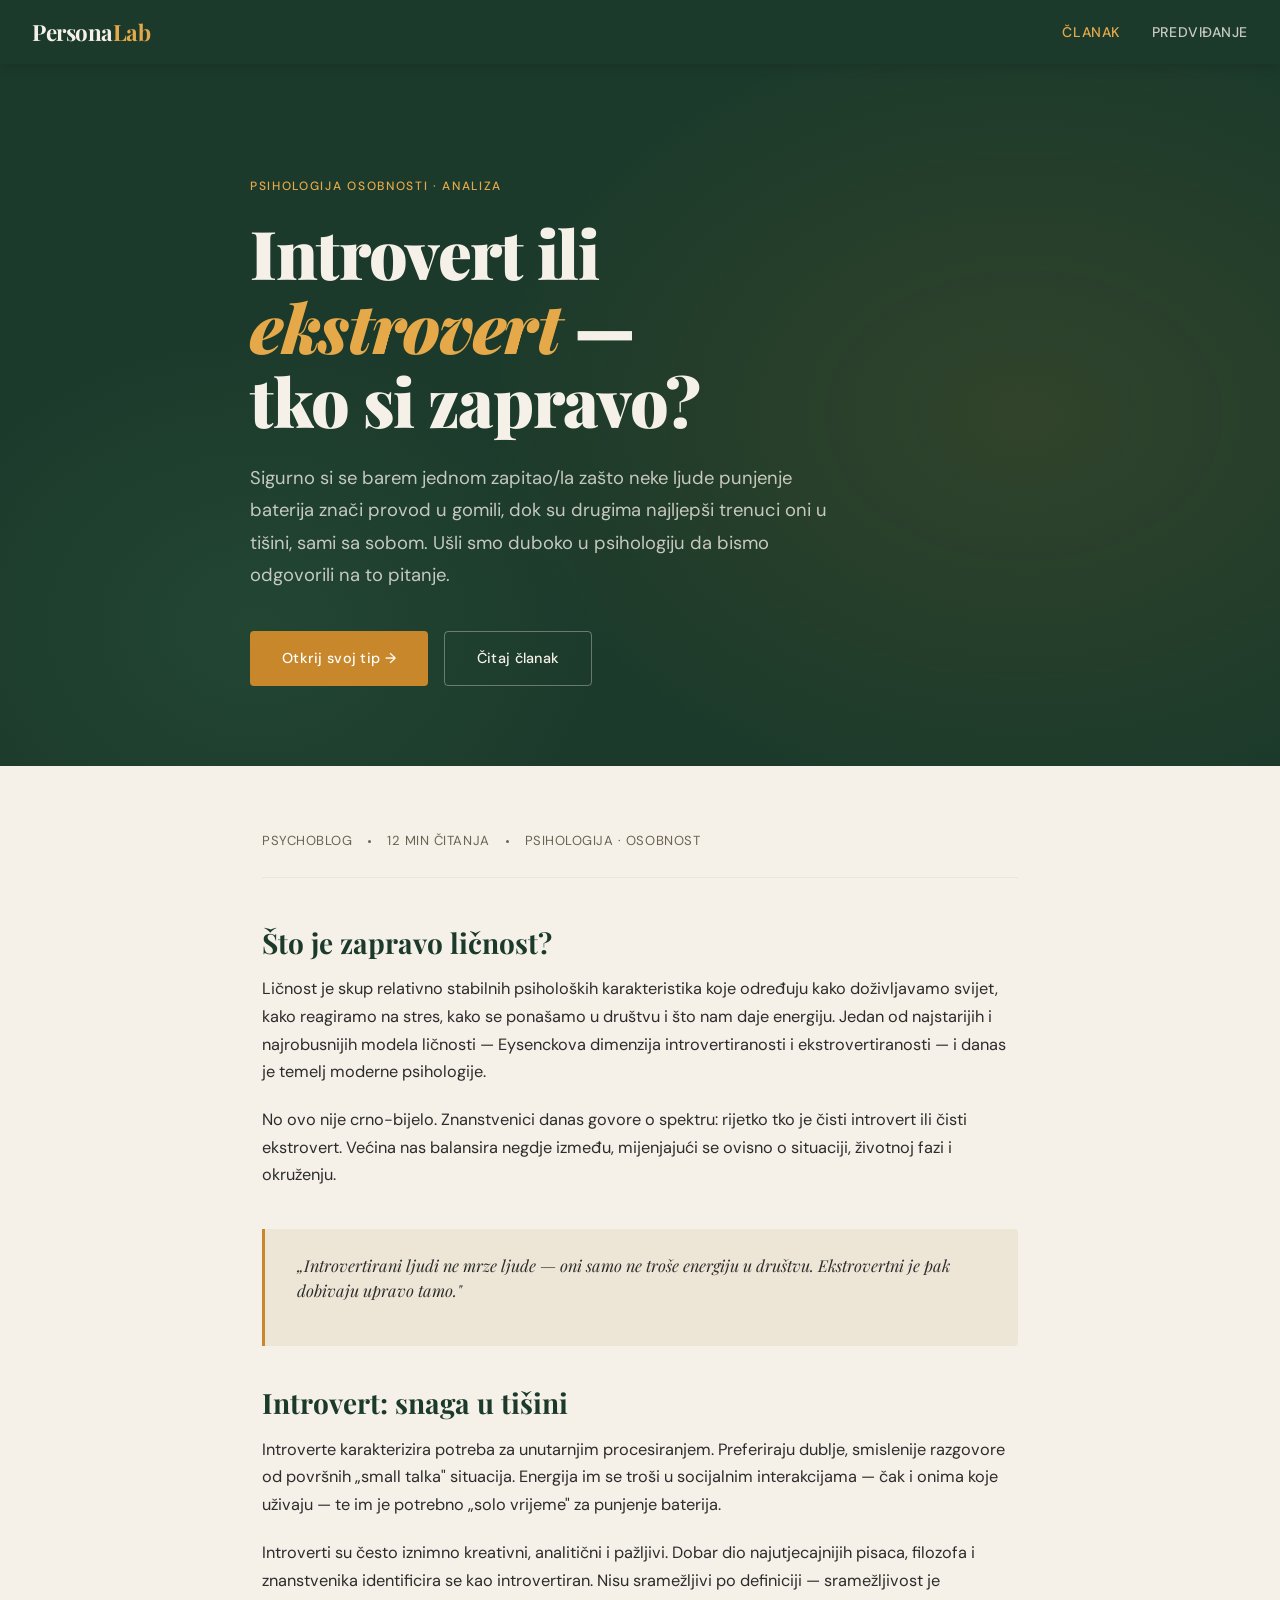
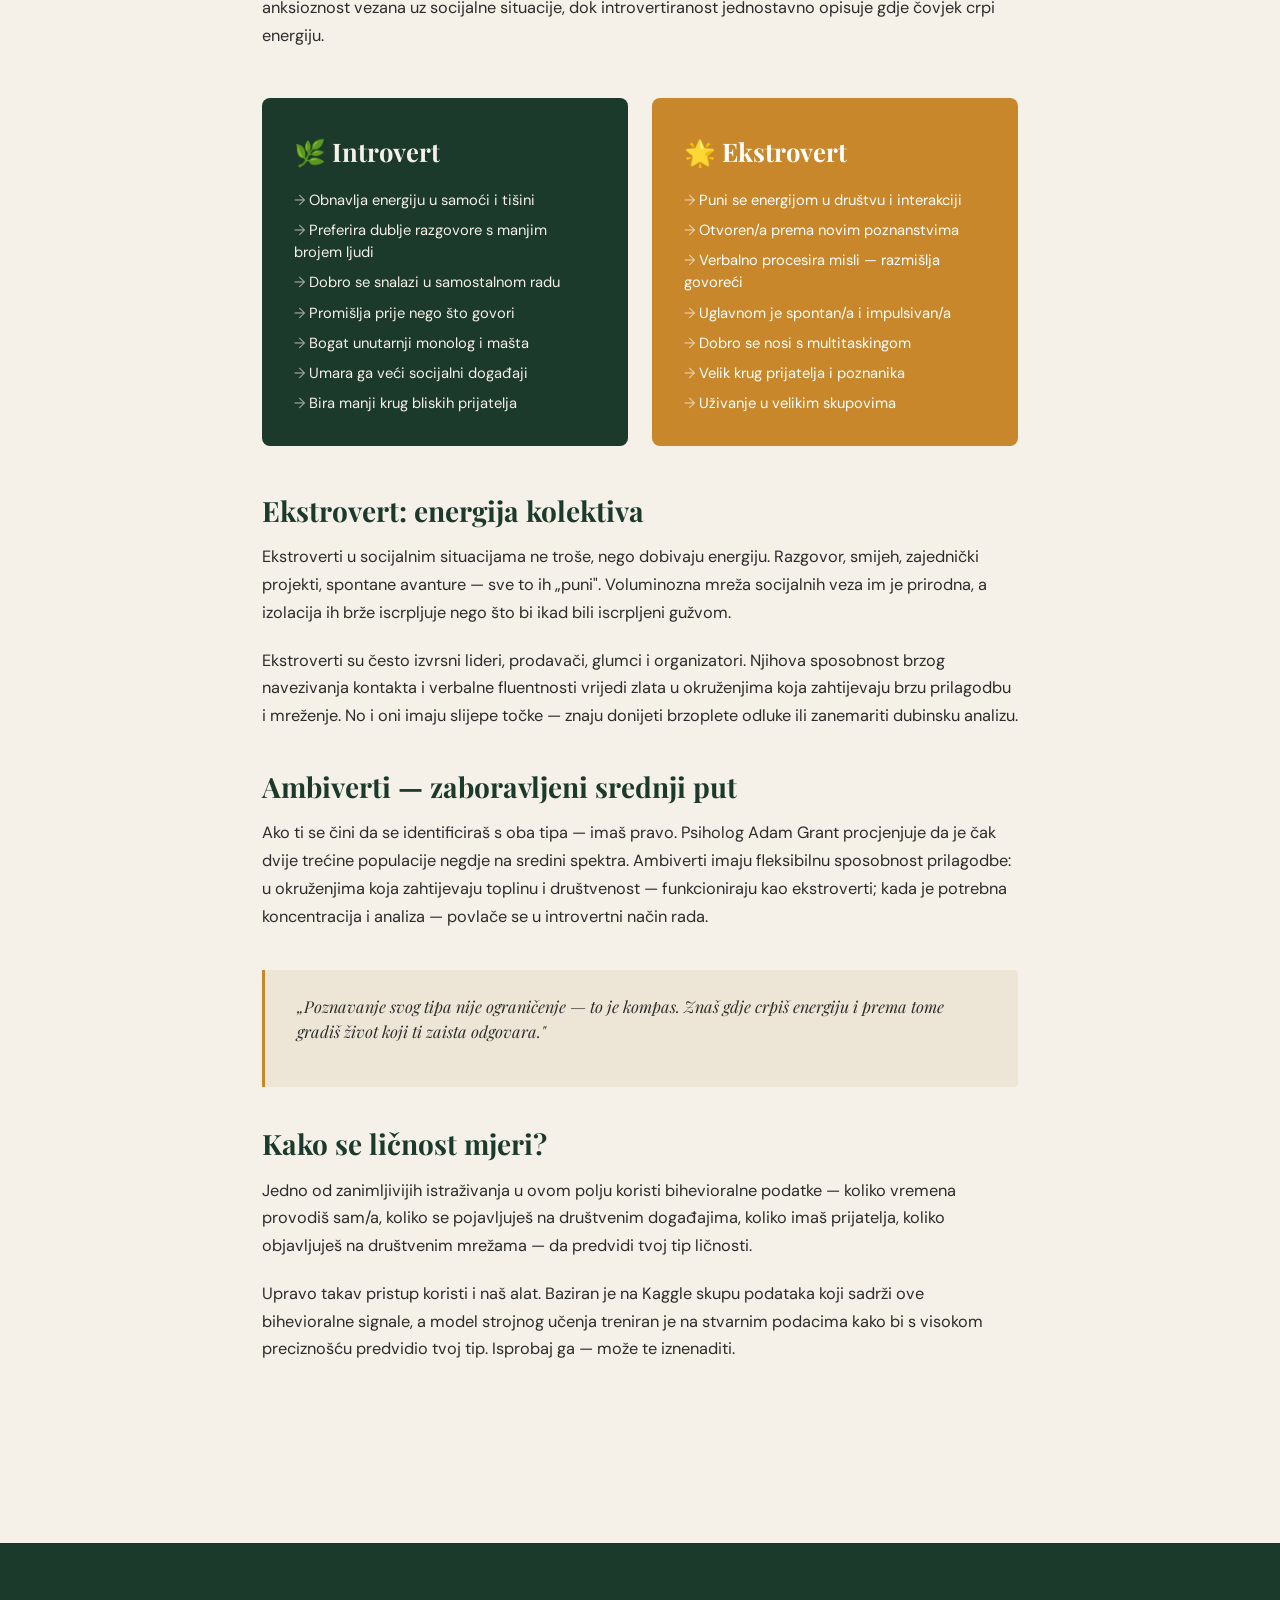
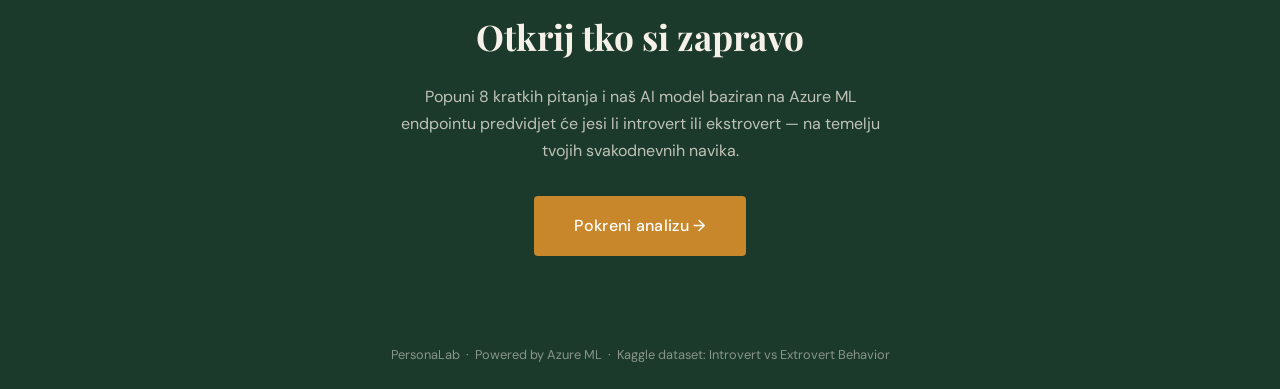
<file: RUAP - Extrover vs Introcer Behavior classification/index.html>
<!DOCTYPE html>
<html lang="hr">
<head>
  <meta charset="UTF-8" />
  <meta name="viewport" content="width=device-width, initial-scale=1.0" />
  <title>Introverto vs Ekstrovert — Tko si zapravo ti?</title>
  <link rel="stylesheet" href="style.css" />
</head>
<body>

  <!-- Navigation -->
  <nav class="nav">
    <div class="nav-logo">Persona<span>Lab</span></div>
    <ul class="nav-links">
      <li><a href="index.html" class="active">Članak</a></li>
      <li><a href="predict.html">Predviđanje</a></li>
    </ul>
  </nav>

  <!-- Hero -->
  <section class="hero">
    <div class="hero-inner">
      <p class="hero-eyebrow">Psihologija osobnosti · Analiza</p>
      <h1>Introvert ili<br><em>ekstrovert</em> —<br>tko si zapravo?</h1>
      <p class="hero-lead">
        Sigurno si se barem jednom zapitao/la zašto neke ljude punjenje baterija znači
        provod u gomili, dok su drugima najljepši trenuci oni u tišini, sami sa sobom.
        Ušli smo duboko u psihologiju da bismo odgovorili na to pitanje.
      </p>
      <div style="display:flex;gap:1rem;flex-wrap:wrap;">
        <a href="predict.html" class="btn btn-primary">Otkrij svoj tip →</a>
        <a href="#article" class="btn btn-outline">Čitaj članak</a>
      </div>
    </div>
  </section>

  <!-- Article -->
  <main id="article" class="article-wrapper">
    <div class="article-meta">
      <span>PsychoBlog</span>
      <span class="dot"></span>
      <span>12 min čitanja</span>
      <span class="dot"></span>
      <span>Psihologija · Osobnost</span>
    </div>

    <article class="prose">

      <h2>Što je zapravo ličnost?</h2>
      <p>
        Ličnost je skup relativno stabilnih psiholoških karakteristika koje određuju
        kako doživljavamo svijet, kako reagiramo na stres, kako se ponašamo u društvu
        i što nam daje energiju. Jedan od najstarijih i najrobusnijih modela ličnosti —
        Eysenckova dimenzija introvertiranosti i ekstrovertiranosti — i danas je temelj
        moderne psihologije.
      </p>
      <p>
        No ovo nije crno-bijelo. Znanstvenici danas govore o spektru: rijetko tko je
        čisti introvert ili čisti ekstrovert. Većina nas balansira negdje između,
        mijenjajući se ovisno o situaciji, životnoj fazi i okruženju.
      </p>

      <div class="pull-quote">
        <p>„Introvertirani ljudi ne mrze ljude — oni samo ne troše energiju u društvu.
        Ekstrovertni je pak dobivaju upravo tamo."</p>
      </div>

      <h2>Introvert: snaga u tišini</h2>
      <p>
        Introverte karakterizira potreba za unutarnjim procesiranjem. Preferiraju dublje,
        smislenije razgovore od površnih „small talka" situacija. Energija im se troši
        u socijalnim interakcijama — čak i onima koje uživaju — te im je potrebno
        „solo vrijeme" za punjenje baterija.
      </p>
      <p>
        Introverti su često iznimno kreativni, analitični i pažljivi. Dobar dio
        najutjecajnijih pisaca, filozofa i znanstvenika identificira se kao introvertiran.
        Nisu sramežljivi po definiciji — sramežljivost je anksioznost vezana uz socijalne
        situacije, dok introvertiranost jednostavno opisuje gdje čovjek crpi energiju.
      </p>

      <div class="compare-grid">
        <div class="compare-card introvert">
          <h3>🌿 Introvert</h3>
          <ul>
            <li>Obnavlja energiju u samoći i tišini</li>
            <li>Preferira dublje razgovore s manjim brojem ljudi</li>
            <li>Dobro se snalazi u samostalnom radu</li>
            <li>Promišlja prije nego što govori</li>
            <li>Bogat unutarnji monolog i mašta</li>
            <li>Umara ga veći socijalni događaji</li>
            <li>Bira manji krug bliskih prijatelja</li>
          </ul>
        </div>
        <div class="compare-card extrovert">
          <h3>🌟 Ekstrovert</h3>
          <ul>
            <li>Puni se energijom u društvu i interakciji</li>
            <li>Otvoren/a prema novim poznanstvima</li>
            <li>Verbalno procesira misli — razmišlja govoreći</li>
            <li>Uglavnom je spontan/a i impulsivan/a</li>
            <li>Dobro se nosi s multitaskingom</li>
            <li>Velik krug prijatelja i poznanika</li>
            <li>Uživanje u velikim skupovima</li>
          </ul>
        </div>
      </div>

      <h2>Ekstrovert: energija kolektiva</h2>
      <p>
        Ekstroverti u socijalnim situacijama ne troše, nego dobivaju energiju. Razgovor,
        smijeh, zajednički projekti, spontane avanture — sve to ih „puni". Voluminozna
        mreža socijalnih veza im je prirodna, a izolacija ih brže iscrpljuje nego što
        bi ikad bili iscrpljeni gužvom.
      </p>
      <p>
        Ekstroverti su često izvrsni lideri, prodavači, glumci i organizatori. Njihova
        sposobnost brzog navezivanja kontakta i verbalne fluentnosti vrijedi zlata u
        okruženjima koja zahtijevaju brzu prilagodbu i mreženje. No i oni imaju slijepe
        točke — znaju donijeti brzoplete odluke ili zanemariti dubinsku analizu.
      </p>

      <h2>Ambiverti — zaboravljeni srednji put</h2>
      <p>
        Ako ti se čini da se identificiraš s oba tipa — imaš pravo. Psiholog Adam Grant
        procjenjuje da je čak dvije trećine populacije negdje na sredini spektra.
        Ambiverti imaju fleksibilnu sposobnost prilagodbe: u okruženjima koja zahtijevaju
        toplinu i društvenost — funkcioniraju kao ekstroverti; kada je potrebna
        koncentracija i analiza — povlače se u introvertni način rada.
      </p>

      <div class="pull-quote">
        <p>„Poznavanje svog tipa nije ograničenje — to je kompas. Znaš gdje crpiš energiju
        i prema tome gradiš život koji ti zaista odgovara."</p>
      </div>

      <h2>Kako se ličnost mjeri?</h2>
      <p>
        Jedno od zanimljivijih istraživanja u ovom polju koristi bihevioralne podatke —
        koliko vremena provodiš sam/a, koliko se pojavljuješ na društvenim događajima,
        koliko imaš prijatelja, koliko objavljuješ na društvenim mrežama — da predvidi
        tvoj tip ličnosti.
      </p>
      <p>
        Upravo takav pristup koristi i naš alat. Baziran je na Kaggle skupu podataka
        koji sadrži ove bihevioralne signale, a model strojnog učenja treniran je
        na stvarnim podacima kako bi s visokom preciznošću predvidio tvoj tip.
        Isprobaj ga — može te iznenaditi.
      </p>

    </article>
  </main>

  <!-- CTA -->
  <section class="cta-section">
    <h2>Otkrij tko si zapravo</h2>
    <p>
      Popuni 8 kratkih pitanja i naš AI model baziran na Azure ML endpointu
      predvidjet će jesi li introvert ili ekstrovert — na temelju tvojih svakodnevnih navika.
    </p>
    <a href="predict.html" class="btn btn-primary" style="font-size:1rem;padding:1rem 2.5rem;">
      Pokreni analizu →
    </a>
  </section>

  <footer>
    <p>PersonaLab &nbsp;·&nbsp; Powered by Azure ML &nbsp;·&nbsp;
    Kaggle dataset: Introvert vs Extrovert Behavior</p>
  </footer>

</body>
</html>
</file>
<file: RUAP - Extrover vs Introcer Behavior classification/style.css>
/* ═══════════════════════════════════════════════════════════════════
   PersonaLab — Stylesheet
   Tema: Editorial / Organic — topla bjelokost + tamnozelena + amber
   ═══════════════════════════════════════════════════════════════════ */

@import url('https://fonts.googleapis.com/css2?family=Playfair+Display:ital,wght@0,400;0,700;0,900;1,400;1,700&family=DM+Sans:wght@300;400;500&display=swap');

/* ─── CSS Varijable ──────────────────────────────────────────────── */
:root {
  --ivory:      #F5F0E8;
  --ivory-dark: #EDE6D6;
  --forest:     #1C3A2B;
  --forest-mid: #2E5E44;
  --forest-lt:  #4A8962;
  --amber:      #C8872A;
  --amber-lt:   #E5A94A;
  --ink:        #1A1A1A;
  --muted:      #6B6455;
  --white:      #FFFFFF;

  --font-display: 'Playfair Display', Georgia, serif;
  --font-body:    'DM Sans', sans-serif;

  --radius: 4px;
  --shadow: 0 2px 20px rgba(28, 58, 43, 0.10);
  --shadow-lg: 0 8px 40px rgba(28, 58, 43, 0.16);
}

/* ─── Reset & Base ───────────────────────────────────────────────── */
*, *::before, *::after { box-sizing: border-box; margin: 0; padding: 0; }
html { scroll-behavior: smooth; }

body {
  background: var(--ivory);
  color: var(--ink);
  font-family: var(--font-body);
  font-size: 16px;
  line-height: 1.7;
  min-height: 100vh;
}

img { max-width: 100%; display: block; }
a { color: inherit; text-decoration: none; }

/* ─── Navigation ─────────────────────────────────────────────────── */
.nav {
  position: sticky; top: 0; z-index: 100;
  background: var(--forest);
  padding: 0 2rem;
  display: flex; align-items: center; justify-content: space-between;
  height: 64px;
  box-shadow: 0 2px 12px rgba(0,0,0,0.15);
}
.nav-logo {
  font-family: var(--font-display);
  font-size: 1.4rem; font-weight: 700;
  color: var(--ivory); letter-spacing: -0.02em;
}
.nav-logo span { color: var(--amber-lt); }
.nav-links { display: flex; gap: 2rem; list-style: none; }
.nav-links a {
  color: rgba(245,240,232,0.8);
  font-size: 0.875rem; font-weight: 500;
  letter-spacing: 0.04em; text-transform: uppercase;
  transition: color 0.2s;
}
.nav-links a:hover,
.nav-links a.active { color: var(--amber-lt); }

/* ─── Hero ───────────────────────────────────────────────────────── */
.hero {
  background: var(--forest); color: var(--ivory);
  padding: 7rem 2rem 5rem; position: relative; overflow: hidden;
}
.hero::before {
  content: ''; position: absolute; inset: 0;
  background:
    radial-gradient(ellipse 60% 80% at 80% 50%, rgba(200,135,42,0.12) 0%, transparent 70%),
    radial-gradient(ellipse 40% 60% at 20% 80%, rgba(74,137,98,0.15) 0%, transparent 70%);
}
.hero-inner { max-width: 780px; margin: 0 auto; position: relative; }
.hero-eyebrow {
  font-size: 0.75rem; font-weight: 500;
  letter-spacing: 0.14em; text-transform: uppercase;
  color: var(--amber-lt); margin-bottom: 1.25rem;
}
.hero h1 {
  font-family: var(--font-display);
  font-size: clamp(2.5rem, 6vw, 4.2rem);
  font-weight: 900; line-height: 1.1;
  letter-spacing: -0.02em; margin-bottom: 1.5rem;
}
.hero h1 em { font-style: italic; color: var(--amber-lt); }
.hero-lead {
  font-size: 1.15rem; color: rgba(245,240,232,0.78);
  max-width: 580px; margin-bottom: 2.5rem; line-height: 1.75;
}

/* ─── Buttons ────────────────────────────────────────────────────── */
.btn {
  display: inline-flex; align-items: center; gap: 0.5rem;
  padding: 0.9rem 2rem; border-radius: var(--radius);
  font-family: var(--font-body); font-size: 0.9rem; font-weight: 500;
  cursor: pointer; transition: all 0.2s; border: none; letter-spacing: 0.02em;
}
.btn-primary { background: var(--amber); color: var(--white); }
.btn-primary:hover {
  background: var(--amber-lt); transform: translateY(-1px);
  box-shadow: 0 6px 20px rgba(200,135,42,0.35);
}
.btn-outline {
  background: transparent; color: var(--ivory);
  border: 1.5px solid rgba(245,240,232,0.35);
}
.btn-outline:hover { border-color: var(--amber-lt); color: var(--amber-lt); }

/* ─── Article ────────────────────────────────────────────────────── */
.article-wrapper { max-width: 820px; margin: 0 auto; padding: 4rem 2rem 6rem; }
.article-meta {
  display: flex; align-items: center; gap: 1rem;
  margin-bottom: 3rem; padding-bottom: 1.5rem;
  border-bottom: 1px solid var(--ivory-dark);
  font-size: 0.82rem; color: var(--muted);
  letter-spacing: 0.04em; text-transform: uppercase;
}
.article-meta .dot {
  width: 3px; height: 3px;
  background: var(--muted); border-radius: 50%;
}
.pull-quote {
  border-left: 3px solid var(--amber);
  padding: 1.5rem 2rem; margin: 2.5rem 0;
  background: var(--ivory-dark);
  border-radius: 0 var(--radius) var(--radius) 0;
}
.pull-quote p {
  font-family: var(--font-display);
  font-size: 1.3rem; font-style: italic;
  line-height: 1.5; color: var(--forest);
}
.compare-grid { display: grid; grid-template-columns: 1fr 1fr; gap: 1.5rem; margin: 3rem 0; }
.compare-card { padding: 2rem; border-radius: 8px; position: relative; overflow: hidden; }
.compare-card.introvert { background: var(--forest); color: var(--ivory); }
.compare-card.extrovert { background: var(--amber); color: var(--white); }
.compare-card h3 { font-family: var(--font-display); font-size: 1.6rem; font-weight: 700; margin-bottom: 1rem; }
.compare-card ul { list-style: none; display: flex; flex-direction: column; gap: 0.5rem; }
.compare-card ul li::before { content: '→ '; opacity: 0.6; }
.compare-card ul li { font-size: 0.92rem; line-height: 1.5; }
.cta-section {
  background: var(--forest); color: var(--ivory);
  padding: 4rem 2rem; text-align: center; margin-top: 4rem;
}
.cta-section h2 { font-family: var(--font-display); font-size: 2.2rem; font-weight: 700; margin-bottom: 1rem; }
.cta-section p { color: rgba(245,240,232,0.75); max-width: 480px; margin: 0 auto 2rem; }
.prose h2 {
  font-family: var(--font-display); font-size: 1.75rem; font-weight: 700;
  margin: 2.5rem 0 1rem; color: var(--forest); line-height: 1.2;
}
.prose p { margin-bottom: 1.25rem; color: #2C2C2C; font-size: 1.02rem; }

/* ─── Predict Page layout ────────────────────────────────────────── */
.predict-page {
  display: grid;
  grid-template-columns: 1fr 1fr;
  min-height: calc(100vh - 64px);
}

/* Left — form */
.form-panel {
  padding: 3rem 2.5rem; overflow-y: auto;
  background: var(--ivory); border-right: 1px solid var(--ivory-dark);
}
.form-panel h2 {
  font-family: var(--font-display); font-size: 2rem; font-weight: 800;
  color: var(--forest); margin-bottom: 0.5rem; line-height: 1.15;
}
.form-subtitle { color: var(--muted); font-size: 0.9rem; margin-bottom: 2.5rem; }
.form-group { margin-bottom: 1.5rem; }
.form-group label {
  display: block; font-size: 0.82rem; font-weight: 500;
  letter-spacing: 0.05em; text-transform: uppercase;
  color: var(--muted); margin-bottom: 0.5rem;
}
.form-group .label-desc {
  font-size: 0.8rem; color: #999;
  text-transform: none; letter-spacing: 0; margin-left: 0.25rem;
}
.form-group input[type="range"] {
  width: 100%; accent-color: var(--forest-mid); height: 4px; cursor: pointer;
}
.range-row {
  display: flex; justify-content: space-between;
  font-size: 0.75rem; color: var(--muted); margin-top: 0.25rem;
}
.range-value {
  display: inline-block; background: var(--forest); color: var(--ivory);
  padding: 0.1rem 0.5rem; border-radius: 3px;
  font-size: 0.78rem; min-width: 2rem; text-align: center;
}
.toggle-group { display: flex; gap: 0.75rem; }
.toggle-btn {
  flex: 1; padding: 0.6rem;
  border: 1.5px solid var(--ivory-dark); border-radius: var(--radius);
  background: var(--white); cursor: pointer;
  font-family: var(--font-body); font-size: 0.85rem;
  color: var(--muted); transition: all 0.15s;
}
.toggle-btn:hover { border-color: var(--forest-mid); color: var(--forest); }
.toggle-btn.active { background: var(--forest); border-color: var(--forest); color: var(--ivory); }
.form-divider { height: 1px; background: var(--ivory-dark); margin: 1.5rem 0; }
.submit-btn {
  width: 100%; padding: 1rem;
  background: var(--forest); color: var(--ivory);
  border: none; border-radius: var(--radius);
  font-family: var(--font-body); font-size: 1rem; font-weight: 500;
  cursor: pointer; transition: all 0.2s; letter-spacing: 0.02em;
}
.submit-btn:hover {
  background: var(--forest-mid); transform: translateY(-1px);
  box-shadow: 0 4px 16px rgba(28,58,43,0.25);
}
.submit-btn:disabled { opacity: 0.6; cursor: not-allowed; transform: none; }

/* Result card */
.result-card {
  display: none; margin-top: 1.5rem;
  padding: 1.75rem; border-radius: 8px;
  text-align: center; animation: slideUp 0.4s ease;
}
.result-card.visible {
  display: block !important;
}
@keyframes slideUp {
  from { opacity: 0; transform: translateY(12px); }
  to   { opacity: 1; transform: translateY(0); }
}
.result-card.introvert { background: var(--forest); color: var(--ivory); }
.result-card.extrovert { background: var(--amber); color: var(--white); }
.result-card.error-card {
  background: #fef2f2; border: 1px solid #fca5a5; color: #991b1b;
}
.result-card.error-card code {
  display: inline-block; margin-top: 0.4rem;
  background: rgba(0,0,0,0.08); padding: 0.2rem 0.5rem;
  border-radius: 3px; font-size: 0.8rem;
}
.result-emoji { font-size: 3rem; margin-bottom: 0.75rem; }
.result-type {
  font-family: var(--font-display); font-size: 2.2rem;
  font-weight: 800; letter-spacing: -0.02em;
}
.result-desc { font-size: 0.9rem; margin-top: 0.5rem; opacity: 0.85; }

/* Right — charts */
.charts-panel {
  padding: 2rem; background: var(--ivory-dark);
  overflow-y: auto; display: flex; flex-direction: column; gap: 1.5rem;
}
.charts-panel > div:first-child h3 {
  font-family: var(--font-display); font-size: 1.1rem;
  font-weight: 700; color: var(--forest); margin-bottom: 0.25rem;
}
.chart-card {
  background: var(--white); border-radius: 8px;
  padding: 1.5rem; box-shadow: var(--shadow);
}
.chart-card h3 {
  font-family: var(--font-display); font-size: 1rem;
  font-weight: 700; color: var(--forest); margin-bottom: 0.25rem;
}
.chart-label {
  font-size: 0.72rem; color: var(--muted);
  text-transform: uppercase; letter-spacing: 0.06em; margin-bottom: 0.75rem;
}

/* ── Plotly containers ──────────────────────────────────────────── */
.plotly-container {
  width: 100%;
  height: 220px;
  position: relative;
}
.plotly-container.tall {
  height: 260px;
}

/* Plotly override — riješava bijelu pozadinu */
.plotly-container .js-plotly-plot .plotly,
.plotly-container .plot-container {
  background: transparent !important;
}

/* Error state za grafikone */
.chart-error {
  display: flex; flex-direction: column;
  align-items: center; justify-content: center;
  height: 100%; gap: 0.4rem;
  color: var(--muted); font-size: 0.85rem; text-align: center;
}
.chart-error span { font-size: 1.8rem; }
.chart-error code {
  background: var(--ivory-dark); padding: 0.2rem 0.6rem;
  border-radius: 3px; font-size: 0.8rem; color: var(--forest);
}

/* Stats pills */
.stats-row { display: flex; gap: 0.75rem; flex-wrap: wrap; }
.stat-pill {
  background: var(--ivory); border-radius: 20px;
  padding: 0.4rem 0.9rem; font-size: 0.8rem;
  color: var(--forest); font-weight: 500;
}
.stat-pill span { font-weight: 700; color: var(--amber); }

/* Spinner */
.spinner {
  display: inline-block; width: 18px; height: 18px;
  border: 2px solid rgba(255,255,255,0.3); border-top-color: white;
  border-radius: 50%; animation: spin 0.7s linear infinite;
  vertical-align: middle; margin-right: 0.5rem;
}
@keyframes spin { to { transform: rotate(360deg); } }

/* Footer */
footer {
  background: var(--forest); color: rgba(245,240,232,0.5);
  text-align: center; padding: 1.5rem; font-size: 0.8rem;
}
footer a { color: var(--amber-lt); }

/* ─── Responsive ─────────────────────────────────────────────────── */
@media (max-width: 900px) {
  .predict-page { grid-template-columns: 1fr; }
  .charts-panel { border-top: 1px solid var(--ivory-dark); }
  .compare-grid { grid-template-columns: 1fr; }
  .plotly-container { height: 200px; }
  .plotly-container.tall { height: 230px; }
}
@media (max-width: 600px) {
  .nav-links { display: none; }
  .hero { padding: 4rem 1.25rem 3rem; }
  .article-wrapper { padding: 2rem 1.25rem 4rem; }
  .form-panel { padding: 2rem 1.25rem; }
  .charts-panel { padding: 1.25rem; }
}
</file>
